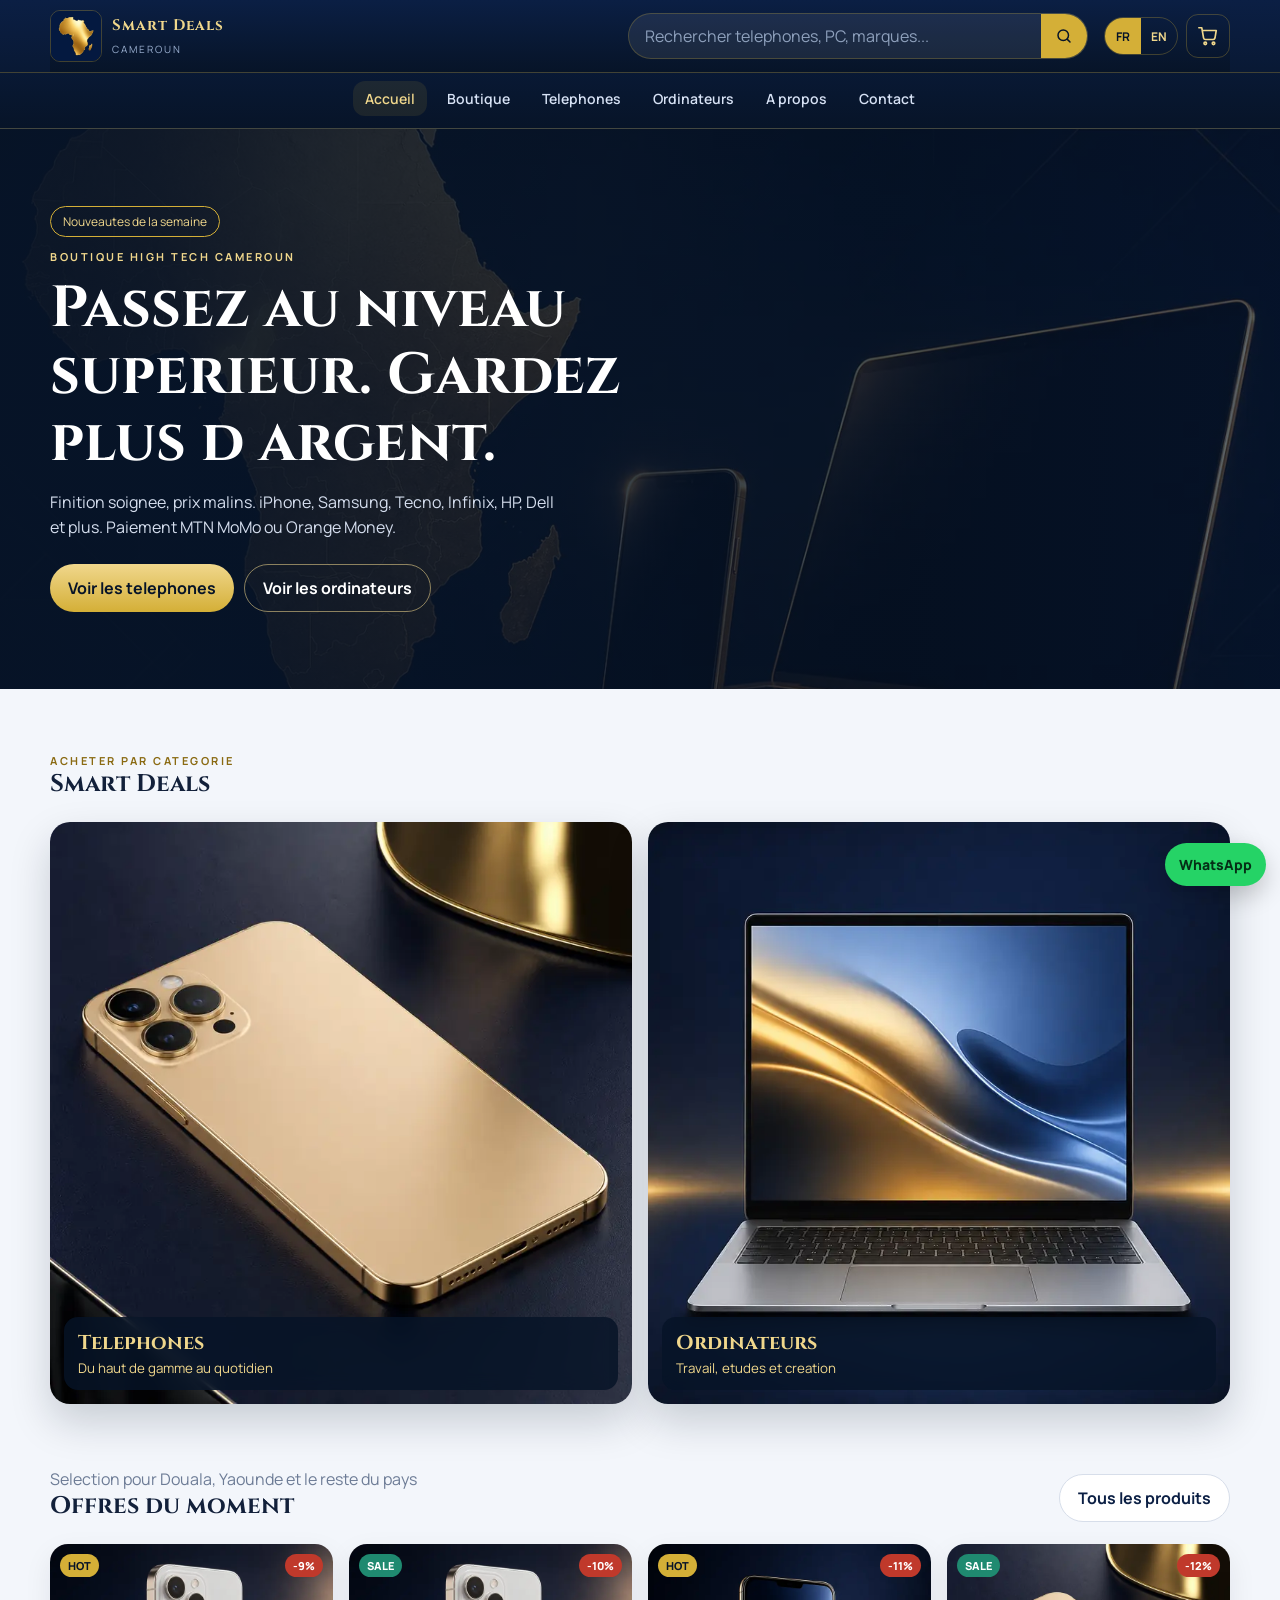
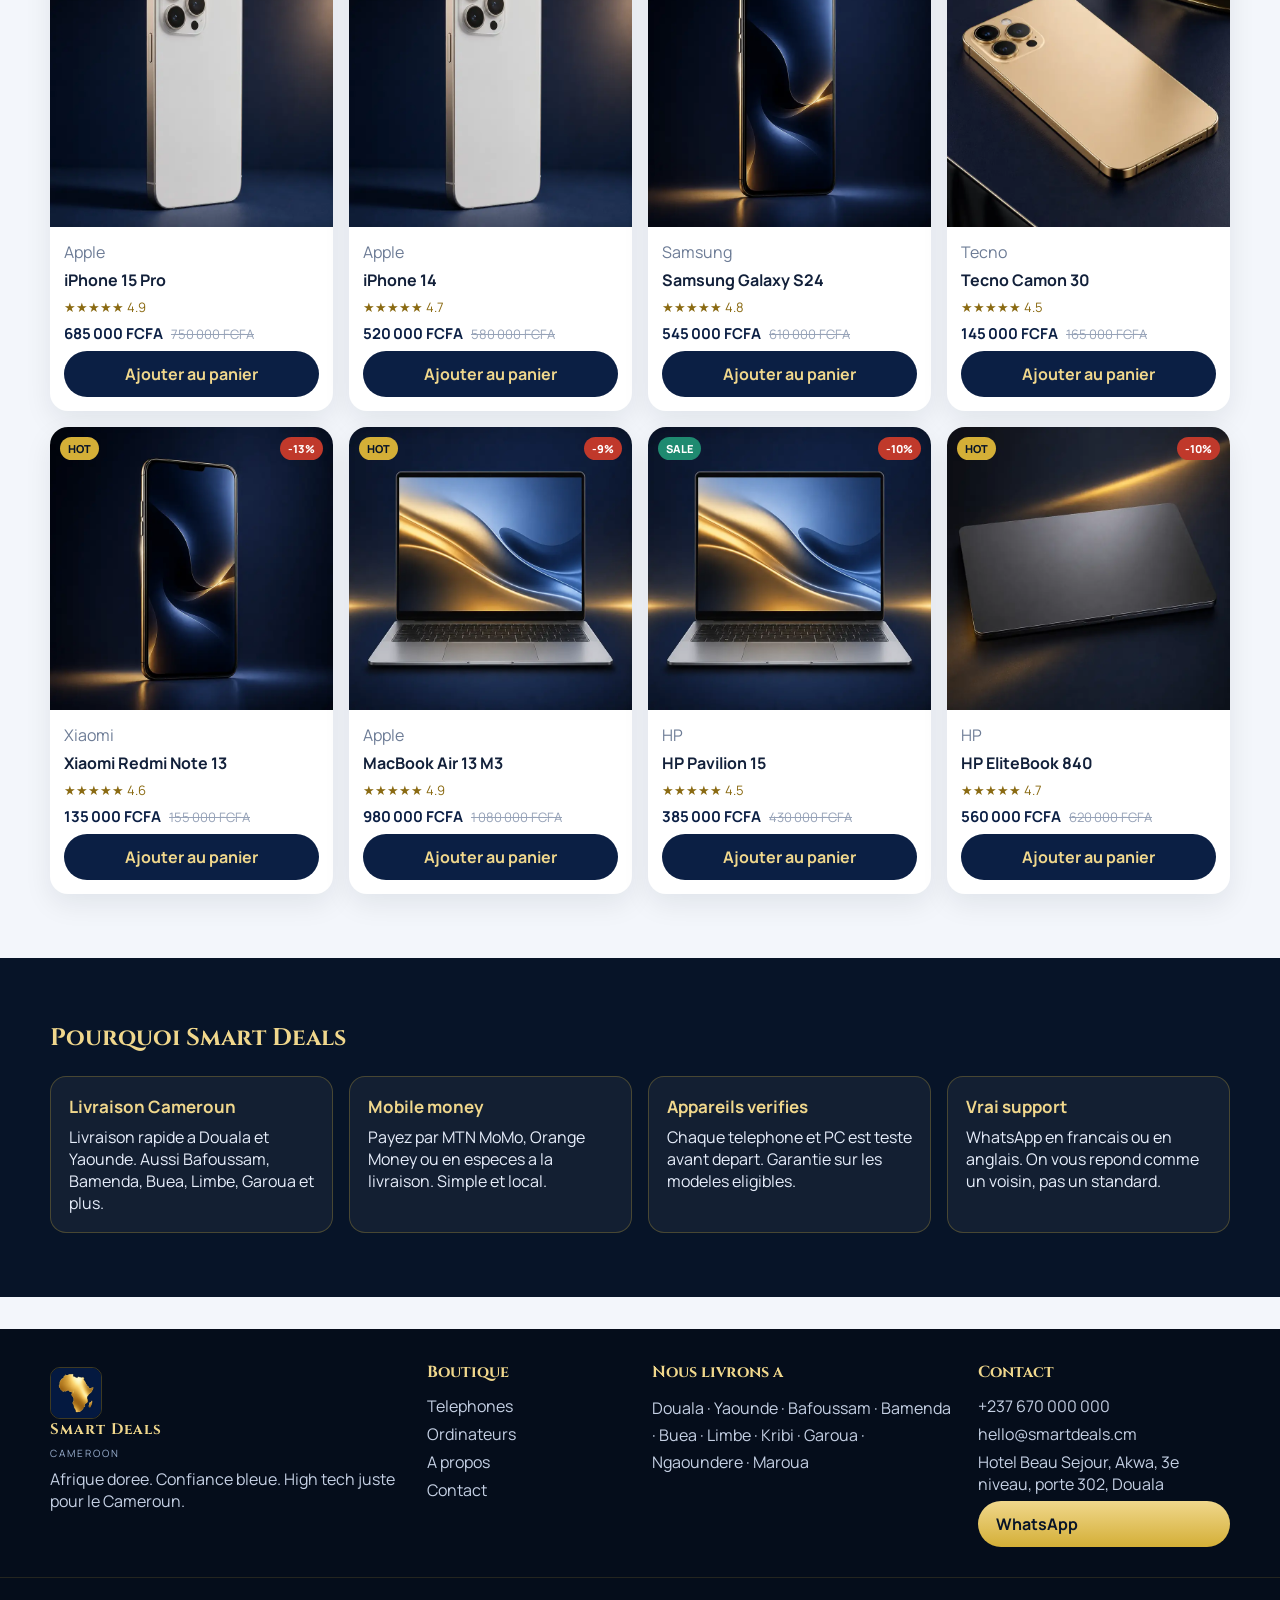
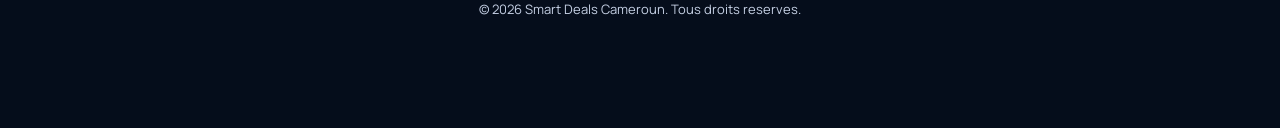
<file: index.html>
<!DOCTYPE html>
<html lang="fr">
<head>
  <meta charset="UTF-8">
  <meta name="viewport" content="width=device-width, initial-scale=1, viewport-fit=cover">
  <title>Smart Deals Cameroun | Telephones et ordinateurs</title>
  <meta name="description" content="Achetez telephones et ordinateurs au Cameroun. Prix justes, MTN MoMo et Orange Money, livraison a Douala, Yaounde et partout.">
  <link rel="icon" href="assets/images/favicon.png">
  <link rel="preconnect" href="https://fonts.googleapis.com">
  <link rel="preconnect" href="https://fonts.gstatic.com" crossorigin>
  <link rel="stylesheet" href="https://fonts.googleapis.com/css2?family=Cinzel:wght@700&family=Manrope:wght@400;600;700&display=swap">
  <link rel="stylesheet" href="assets/css/style.css">
  <link rel="preload" as="image" href="assets/images/hero-banner.webp">
</head>
<body>
  <div id="site-header"></div>

  <section class="hero">
    <img class="hero-bg" src="assets/images/hero-banner.webp" alt="" fetchpriority="high" decoding="async" width="1600" height="900">
    <div class="hero-inner">
      <span class="chip" data-i18n="heroBadge">Nouveautes de la semaine</span>
      <p class="kicker" data-i18n="heroKicker">Boutique high tech Cameroun</p>
      <h1 data-i18n="heroTitle">Passez au niveau superieur. Gardez plus d argent.</h1>
      <p class="lead" data-i18n="heroText">Finition soignee, prix malins. iPhone, Samsung, Tecno, Infinix, HP, Dell et plus. Paiement MTN MoMo ou Orange Money.</p>
      <div class="hero-actions">
        <a class="btn btn-gold" href="shop.html?cat=phones" data-i18n="shopPhones">Voir les telephones</a>
        <a class="btn btn-ghost" href="shop.html?cat=laptops" data-i18n="shopLaptops">Voir les ordinateurs</a>
      </div>
    </div>
  </section>

  <section class="section">
    <div class="container">
      <div class="section-head">
        <div>
          <p class="kicker" style="color:#8a6a12" data-i18n="catsTitle">Acheter par categorie</p>
          <h2>Smart Deals</h2>
        </div>
      </div>
      <div class="grid grid-2">
        <a class="cat-card" href="shop.html?cat=phones">
          <img src="assets/images/phone-gold.webp" alt="Telephones" width="640" height="640" loading="lazy" decoding="async">
          <span><strong data-i18n="phones">Telephones</strong><small data-i18n="phonesSub">Du haut de gamme au quotidien</small></span>
        </a>
        <a class="cat-card" href="shop.html?cat=laptops">
          <img src="assets/images/laptop-premium.webp" alt="Ordinateurs" width="640" height="640" loading="lazy" decoding="async">
          <span><strong data-i18n="laptops">Ordinateurs</strong><small data-i18n="laptopsSub">Travail, etudes et creation</small></span>
        </a>
      </div>
    </div>
  </section>

  <section class="section" style="padding-top:0">
    <div class="container">
      <div class="section-head">
        <div>
          <p class="muted" data-i18n="featuredSub">Selection pour Douala, Yaounde et le reste du pays</p>
          <h2 data-i18n="featured">Offres du moment</h2>
        </div>
        <a class="btn btn-outline" href="shop.html" data-i18n="allProducts">Tous les produits</a>
      </div>
      <div id="featured-grid" class="grid grid-4"></div>
    </div>
  </section>

  <section class="section why">
    <div class="container">
      <div class="section-head">
        <h2 data-i18n="why">Pourquoi Smart Deals</h2>
      </div>
      <div class="grid grid-4">
        <article class="why-card">
          <h3 data-i18n="why1">Livraison Cameroun</h3>
          <p data-i18n="why1t">Livraison rapide a Douala et Yaounde. Aussi Bafoussam, Bamenda, Buea, Limbe, Garoua et plus.</p>
        </article>
        <article class="why-card">
          <h3 data-i18n="why2">Mobile money</h3>
          <p data-i18n="why2t">Payez par MTN MoMo, Orange Money ou en especes a la livraison. Simple et local.</p>
        </article>
        <article class="why-card">
          <h3 data-i18n="why3">Appareils verifies</h3>
          <p data-i18n="why3t">Chaque telephone et PC est teste avant depart. Garantie sur les modeles eligibles.</p>
        </article>
        <article class="why-card">
          <h3 data-i18n="why4">Vrai support</h3>
          <p data-i18n="why4t">WhatsApp en francais ou en anglais. On vous repond comme un voisin, pas un standard.</p>
        </article>
      </div>
    </div>
  </section>

  <div id="site-footer"></div>

  <script>window.SD_PAGE = "index.html";</script>
  <script src="assets/js/i18n.js"></script>
  <script src="assets/js/products.js"></script>
  <script src="assets/js/cart.js"></script>
  <script src="assets/js/main.js"></script>
  <script src="assets/js/pages.js"></script>
  <script>
    document.addEventListener("DOMContentLoaded", function () {
      document.querySelectorAll("[data-i18n]").forEach(function (node) {
        node.textContent = t(node.getAttribute("data-i18n"));
      });
    });
  </script>
</body>
</html>
</file>
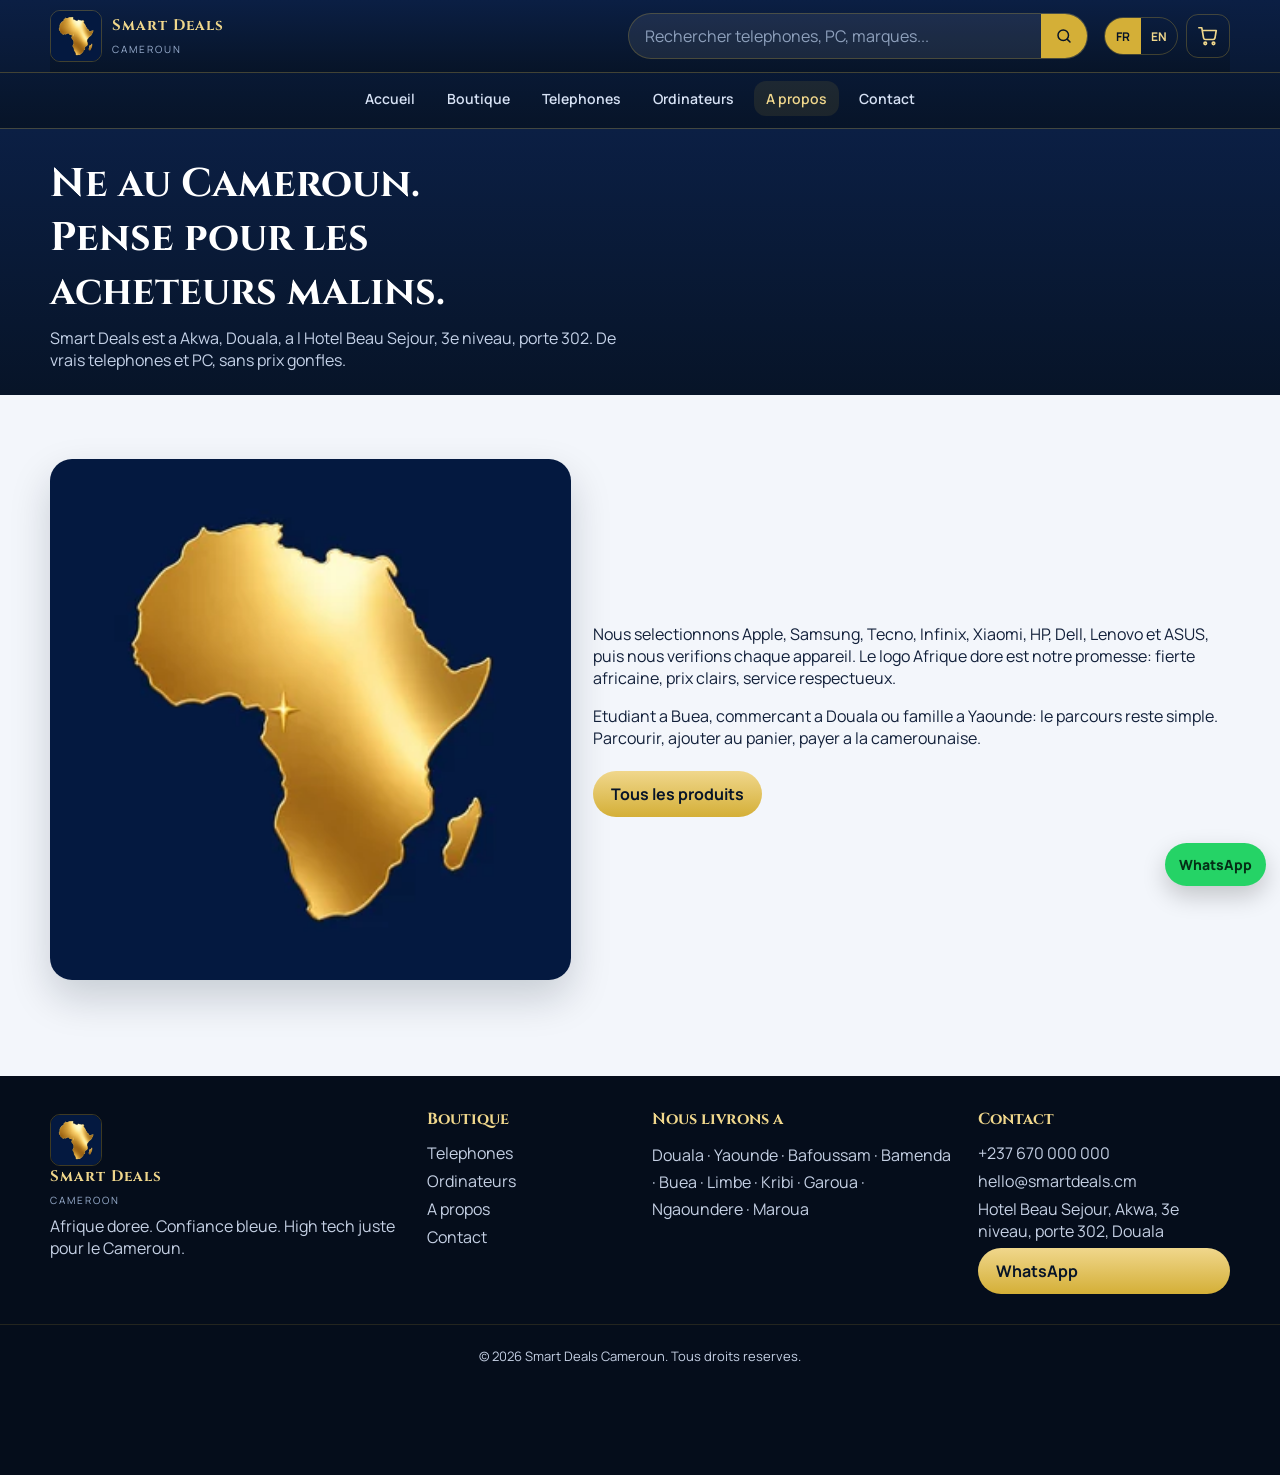
<file: about.html>
<!DOCTYPE html>
<html lang="fr">
<head>
  <meta charset="UTF-8">
  <meta name="viewport" content="width=device-width, initial-scale=1, viewport-fit=cover">
  <title>A propos | Smart Deals Cameroun</title>
  <link rel="icon" href="assets/images/favicon.png">
  <link rel="preconnect" href="https://fonts.googleapis.com">
  <link rel="preconnect" href="https://fonts.gstatic.com" crossorigin>
  <link rel="stylesheet" href="https://fonts.googleapis.com/css2?family=Cinzel:wght@700&family=Manrope:wght@400;600;700&display=swap">
  <link rel="stylesheet" href="assets/css/style.css">
</head>
<body>
  <div id="site-header"></div>

  <section class="page-hero">
    <div class="container">
      <h1 data-i18n="aboutTitle">Ne au Cameroun. Pense pour les acheteurs malins.</h1>
      <p data-i18n="aboutLead">Smart Deals est a Akwa, Douala, a l Hotel Beau Sejour, 3e niveau, porte 302. De vrais telephones et PC, sans prix gonfles.</p>
    </div>
  </section>

  <section class="section">
    <div class="container about-grid">
      <img src="assets/images/logo.webp" alt="Smart Deals golden Africa logo" width="420" height="420">
      <div class="about-copy">
        <p data-i18n="aboutP1">Nous selectionnons Apple, Samsung, Tecno, Infinix, Xiaomi, HP, Dell, Lenovo et ASUS, puis nous verifions chaque appareil. Le logo Afrique dore est notre promesse: fierte africaine, prix clairs, service respectueux.</p>
        <p data-i18n="aboutP2">Etudiant a Buea, commercant a Douala ou famille a Yaounde: le parcours reste simple. Parcourir, ajouter au panier, payer a la camerounaise.</p>
        <a class="btn btn-gold" href="shop.html" data-i18n="allProducts">Tous les produits</a>
      </div>
    </div>
  </section>

  <div id="site-footer"></div>

  <script>window.SD_PAGE = "about.html";</script>
  <script src="assets/js/i18n.js"></script>
  <script src="assets/js/products.js"></script>
  <script src="assets/js/cart.js"></script>
  <script src="assets/js/main.js"></script>
  <script src="assets/js/pages.js"></script>
  <script>
    document.addEventListener("DOMContentLoaded", function () {
      document.querySelectorAll("[data-i18n]").forEach(function (node) {
        node.textContent = t(node.getAttribute("data-i18n"));
      });
    });
  </script>
</body>
</html>
</file>
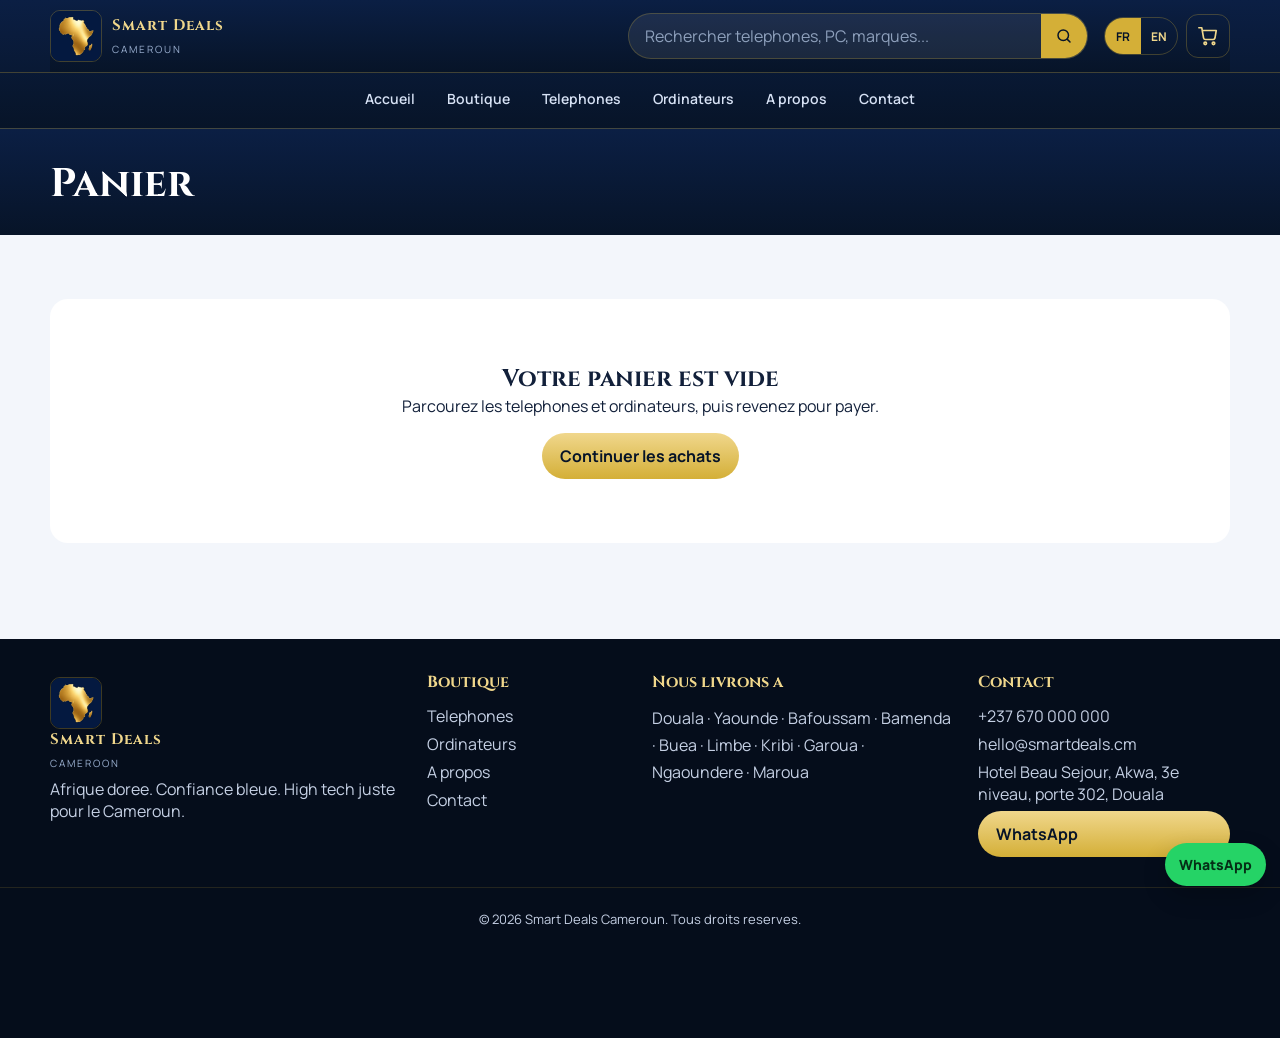
<file: cart.html>
<!DOCTYPE html>
<html lang="fr">
<head>
  <meta charset="UTF-8">
  <meta name="viewport" content="width=device-width, initial-scale=1, viewport-fit=cover">
  <title>Panier | Smart Deals Cameroun</title>
  <link rel="icon" href="assets/images/favicon.png">
  <link rel="preconnect" href="https://fonts.googleapis.com">
  <link rel="preconnect" href="https://fonts.gstatic.com" crossorigin>
  <link rel="stylesheet" href="https://fonts.googleapis.com/css2?family=Cinzel:wght@700&family=Manrope:wght@400;600;700&display=swap">
  <link rel="stylesheet" href="assets/css/style.css">
</head>
<body>
  <div id="site-header"></div>

  <section class="page-hero">
    <div class="container">
      <h1 data-i18n="cart">Panier</h1>
    </div>
  </section>

  <section class="section">
    <div class="container" id="cart-root"></div>
  </section>

  <div id="site-footer"></div>

  <script>window.SD_PAGE = "cart.html";</script>
  <script src="assets/js/i18n.js"></script>
  <script src="assets/js/products.js"></script>
  <script src="assets/js/cart.js"></script>
  <script src="assets/js/main.js"></script>
  <script src="assets/js/pages.js"></script>
  <script>
    document.addEventListener("DOMContentLoaded", function () {
      document.querySelectorAll("[data-i18n]").forEach(function (node) {
        node.textContent = t(node.getAttribute("data-i18n"));
      });
    });
  </script>
</body>
</html>
</file>
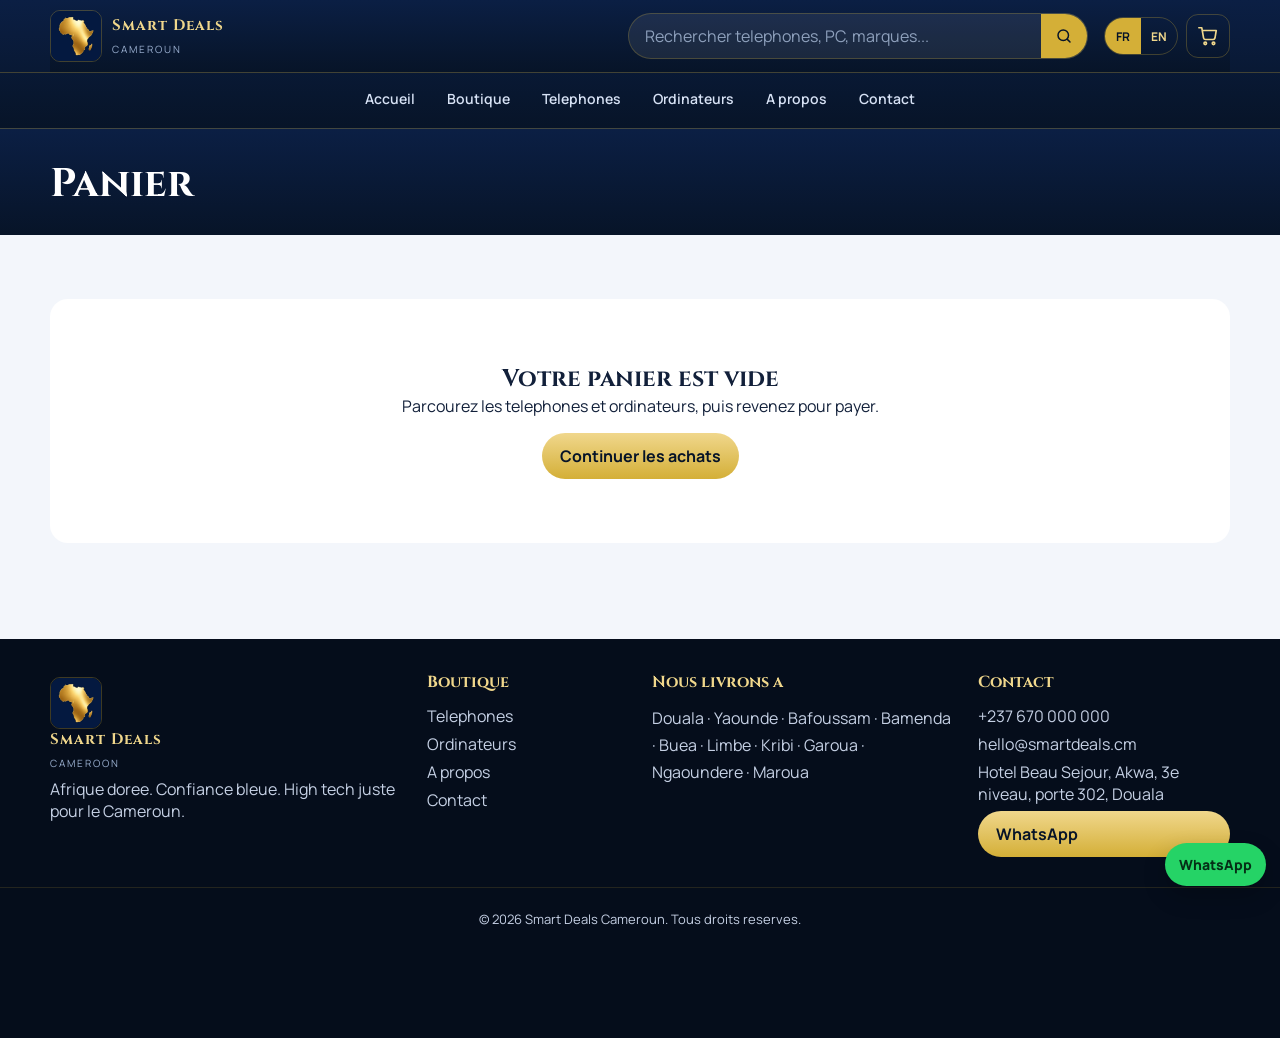
<file: checkout.html>
<!DOCTYPE html>
<html lang="fr">
<head>
  <meta charset="UTF-8">
  <meta name="viewport" content="width=device-width, initial-scale=1, viewport-fit=cover">
  <title>Commande | Smart Deals Cameroun</title>
  <link rel="icon" href="assets/images/favicon.png">
  <link rel="preconnect" href="https://fonts.googleapis.com">
  <link rel="preconnect" href="https://fonts.gstatic.com" crossorigin>
  <link rel="stylesheet" href="https://fonts.googleapis.com/css2?family=Cinzel:wght@700&family=Manrope:wght@400;600;700&display=swap">
  <link rel="stylesheet" href="assets/css/style.css">
</head>
<body>
  <div id="site-header"></div>

  <section class="page-hero">
    <div class="container">
      <h1 data-i18n="checkoutTitle">Commande</h1>
      <p data-i18n="checkoutSub">Livraison dans tout le Cameroun. Choisissez votre ville pour les frais.</p>
    </div>
  </section>

  <section class="section">
    <div class="container checkout-grid">
      <form class="form-card" id="checkout-form">
        <div class="field">
          <label for="fullName" data-i18n="fullName">Nom complet</label>
          <input id="fullName" name="fullName" required placeholder="Jean Mbarga">
        </div>
        <div class="field">
          <label for="phone" data-i18n="phone">Numero de telephone</label>
          <input id="phone" name="phone" required placeholder="+237 6XX XXX XXX">
        </div>
        <div class="field">
          <label for="city" data-i18n="city">Ville</label>
          <select id="city" name="city" required></select>
        </div>
        <div class="field">
          <label for="quarter" data-i18n="quarter">Quartier</label>
          <input id="quarter" name="quarter" required placeholder="Akwa, Bastos, Molyko...">
        </div>
        <div class="field">
          <label for="notes" data-i18n="notes">Notes de livraison</label>
          <textarea id="notes" name="notes" rows="3"></textarea>
        </div>
        <fieldset class="field">
          <legend data-i18n="payment">Moyen de paiement</legend>
          <div class="pay-options">
            <label><input type="radio" name="pay" value="momo" checked> <span data-i18n="momo">MTN Mobile Money</span></label>
            <label><input type="radio" name="pay" value="orange"> <span data-i18n="orange">Orange Money</span></label>
            <label><input type="radio" name="pay" value="cod"> <span data-i18n="cod">Paiement a la livraison</span></label>
          </div>
        </fieldset>
        <button class="btn btn-gold" type="submit" data-i18n="placeOrder">Valider la commande</button>
      </form>

      <aside class="summary" id="checkout-summary">
        <h3 data-i18n="total">Total</h3>
        <p><span data-i18n="subtotal">Sous total</span><strong id="co-sub"></strong></p>
        <p><span data-i18n="delivery">Livraison</span><strong id="co-fee"></strong></p>
        <p><span data-i18n="total">Total</span><strong id="co-total"></strong></p>
      </aside>
    </div>

    <div class="success" id="order-success" hidden>
      <img src="assets/images/logo.webp" alt="Smart Deals" width="88" height="88">
      <h2 data-i18n="orderOk">Commande recue</h2>
      <p data-i18n="orderOkT">Merci. Un agent Smart Deals confirmera par WhatsApp ou appel. Gardez votre telephone proche.</p>
      <a class="btn btn-gold" href="index.html" data-i18n="backHome">Retour accueil</a>
    </div>
  </section>

  <div id="site-footer"></div>

  <script>window.SD_PAGE = "checkout.html";</script>
  <script src="assets/js/i18n.js"></script>
  <script src="assets/js/products.js"></script>
  <script src="assets/js/cart.js"></script>
  <script src="assets/js/main.js"></script>
  <script src="assets/js/pages.js"></script>
  <script>
    document.addEventListener("DOMContentLoaded", function () {
      document.querySelectorAll("[data-i18n]").forEach(function (node) {
        node.textContent = t(node.getAttribute("data-i18n"));
      });
    });
  </script>
</body>
</html>
</file>
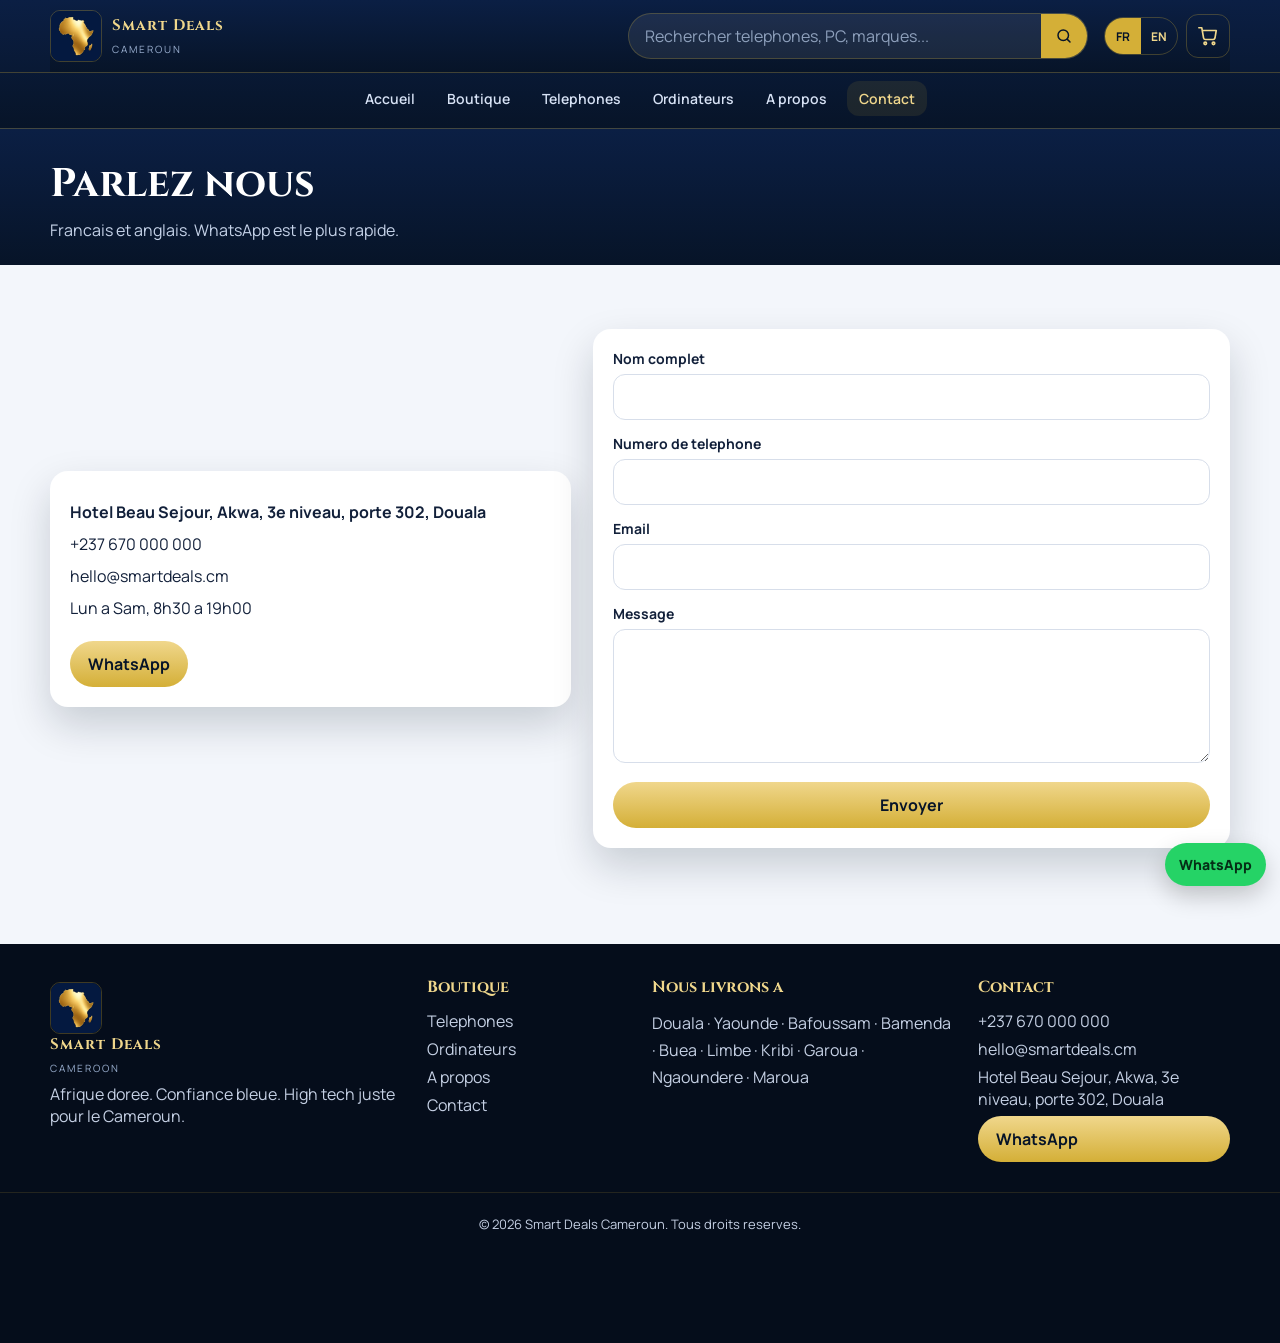
<file: contact.html>
<!DOCTYPE html>
<html lang="fr">
<head>
  <meta charset="UTF-8">
  <meta name="viewport" content="width=device-width, initial-scale=1, viewport-fit=cover">
  <title>Contact | Smart Deals Cameroun</title>
  <link rel="icon" href="assets/images/favicon.png">
  <link rel="preconnect" href="https://fonts.googleapis.com">
  <link rel="preconnect" href="https://fonts.gstatic.com" crossorigin>
  <link rel="stylesheet" href="https://fonts.googleapis.com/css2?family=Cinzel:wght@700&family=Manrope:wght@400;600;700&display=swap">
  <link rel="stylesheet" href="assets/css/style.css">
</head>
<body>
  <div id="site-header"></div>

  <section class="page-hero">
    <div class="container">
      <h1 data-i18n="contactTitle">Parlez nous</h1>
      <p data-i18n="contactSub">Francais et anglais. WhatsApp est le plus rapide.</p>
    </div>
  </section>

  <section class="section">
    <div class="container contact-wrap">
      <div class="contact-card info-list">
        <p><strong data-i18n="address">Hotel Beau Sejour, Akwa, 3e niveau, porte 302, Douala</strong></p>
        <p>+237 670 000 000</p>
        <p>hello@smartdeals.cm</p>
        <p data-i18n="hours">Lun a Sam, 8h30 a 19h00</p>
        <a class="btn btn-gold" href="https://wa.me/237670000000" target="_blank" rel="noopener" data-i18n="whatsapp">WhatsApp</a>
      </div>
      <form class="form-card" id="contact-form">
        <div class="field">
          <label for="c-name" data-i18n="fullName">Nom complet</label>
          <input id="c-name" required>
        </div>
        <div class="field">
          <label for="c-phone" data-i18n="phone">Numero de telephone</label>
          <input id="c-phone" required>
        </div>
        <div class="field">
          <label for="c-email" data-i18n="email">Email</label>
          <input id="c-email" type="email">
        </div>
        <div class="field">
          <label for="c-msg" data-i18n="message">Message</label>
          <textarea id="c-msg" rows="5" required></textarea>
        </div>
          <button class="btn btn-gold" type="submit" data-i18n="send">Envoyer</button>
      </form>
    </div>
  </section>

  <div id="site-footer"></div>

  <script>window.SD_PAGE = "contact.html";</script>
  <script src="assets/js/i18n.js"></script>
  <script src="assets/js/products.js"></script>
  <script src="assets/js/cart.js"></script>
  <script src="assets/js/main.js"></script>
  <script src="assets/js/pages.js"></script>
  <script>
    document.addEventListener("DOMContentLoaded", function () {
      document.querySelectorAll("[data-i18n]").forEach(function (node) {
        node.textContent = t(node.getAttribute("data-i18n"));
      });
    });
  </script>
</body>
</html>
</file>
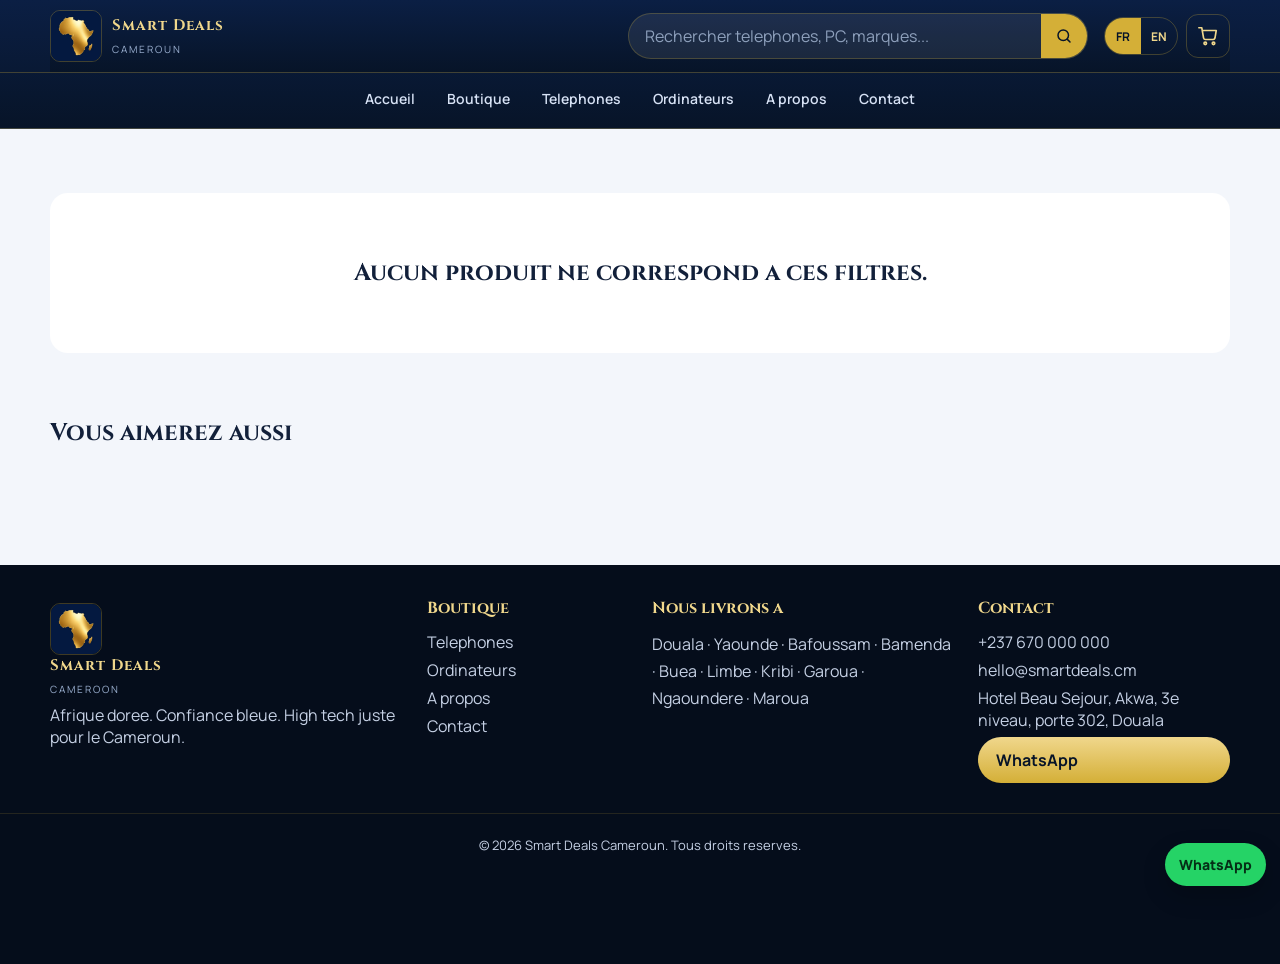
<file: product.html>
<!DOCTYPE html>
<html lang="fr">
<head>
  <meta charset="UTF-8">
  <meta name="viewport" content="width=device-width, initial-scale=1, viewport-fit=cover">
  <title>Produit | Smart Deals Cameroun</title>
  <link rel="icon" href="assets/images/favicon.png">
  <link rel="preconnect" href="https://fonts.googleapis.com">
  <link rel="preconnect" href="https://fonts.gstatic.com" crossorigin>
  <link rel="stylesheet" href="https://fonts.googleapis.com/css2?family=Cinzel:wght@700&family=Manrope:wght@400;600;700&display=swap">
  <link rel="stylesheet" href="assets/css/style.css">
</head>
<body>
  <div id="site-header"></div>

  <section class="section">
    <div class="container" id="product-root"></div>
  </section>

  <section class="section" style="padding-top:0">
    <div class="container">
      <h2 data-i18n="related">Vous aimerez aussi</h2>
      <div id="related-grid" class="grid grid-4" style="margin-top:20px"></div>
    </div>
  </section>

  <div id="site-footer"></div>

  <script>window.SD_PAGE = "product.html";</script>
  <script src="assets/js/i18n.js"></script>
  <script src="assets/js/products.js"></script>
  <script src="assets/js/cart.js"></script>
  <script src="assets/js/main.js"></script>
  <script src="assets/js/pages.js"></script>
  <script>
    document.addEventListener("DOMContentLoaded", function () {
      document.querySelectorAll("[data-i18n]").forEach(function (node) {
        node.textContent = t(node.getAttribute("data-i18n"));
      });
    });
  </script>
</body>
</html>
</file>
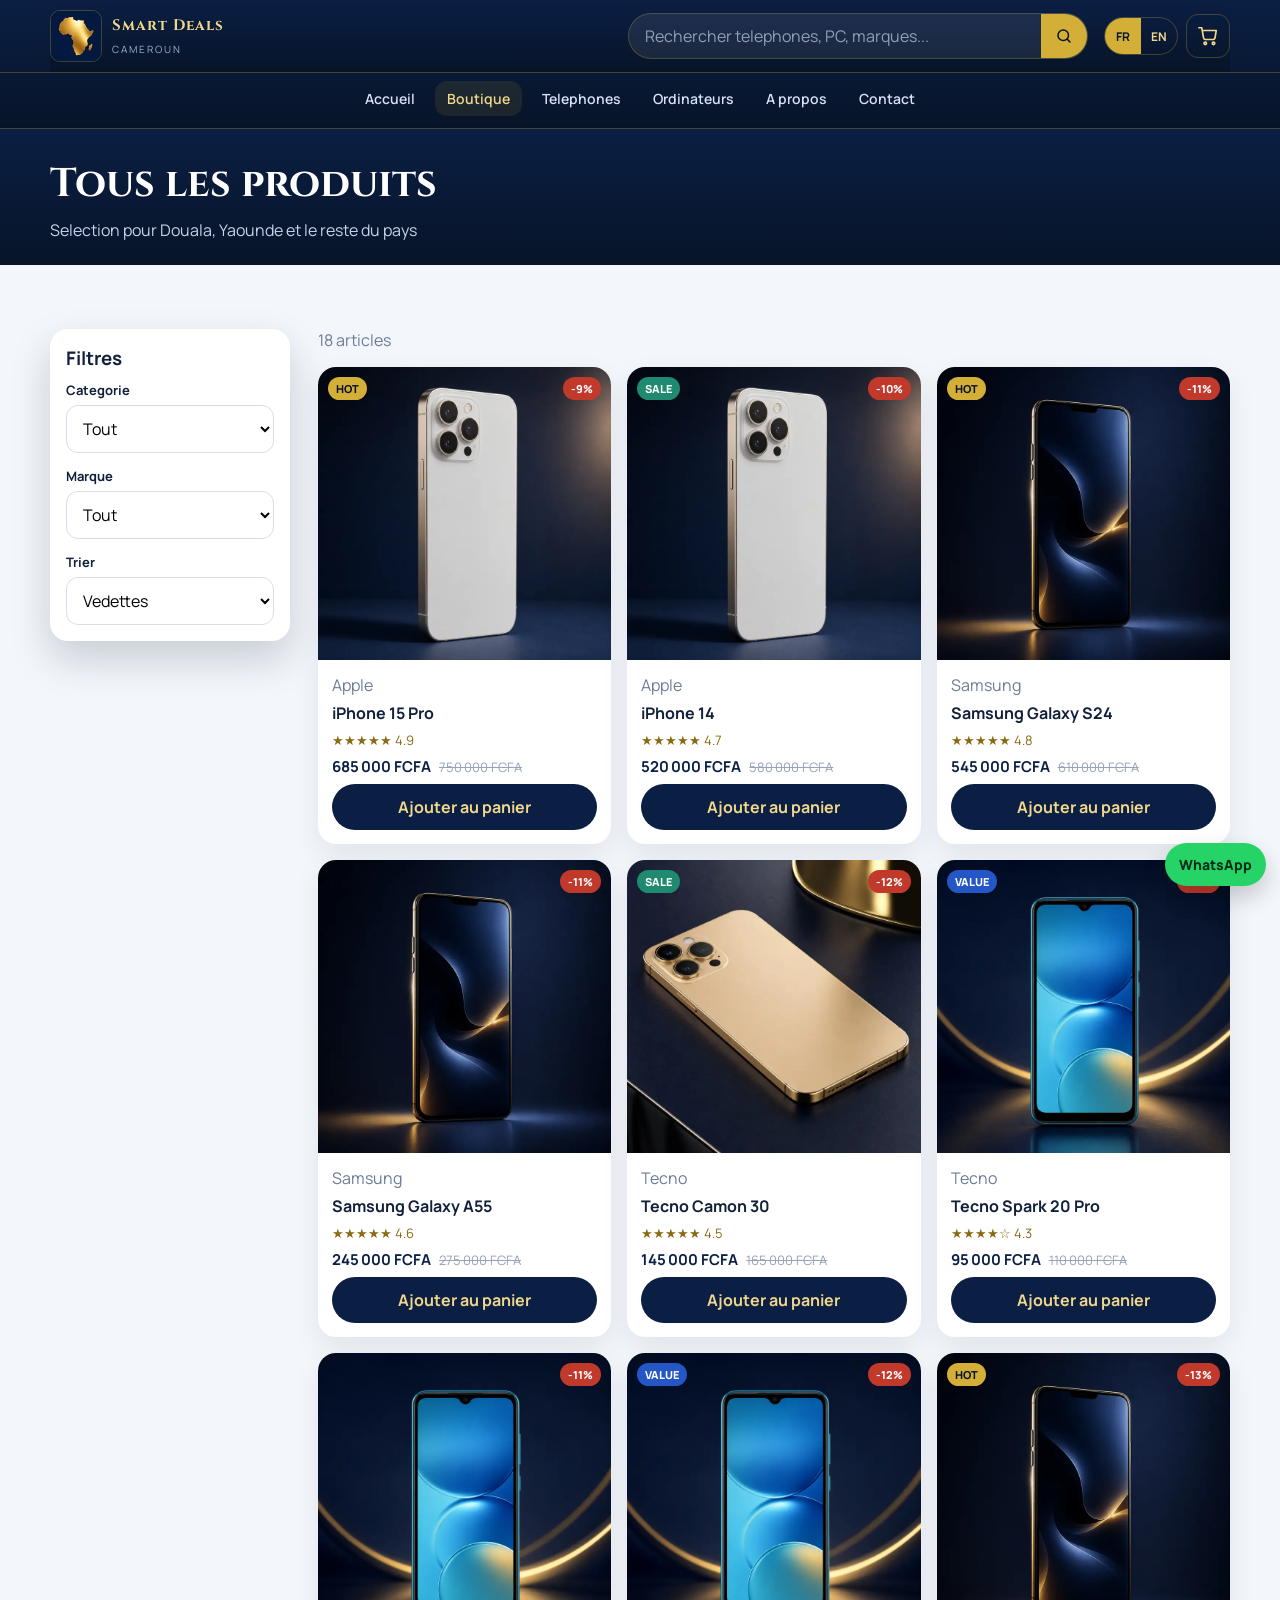
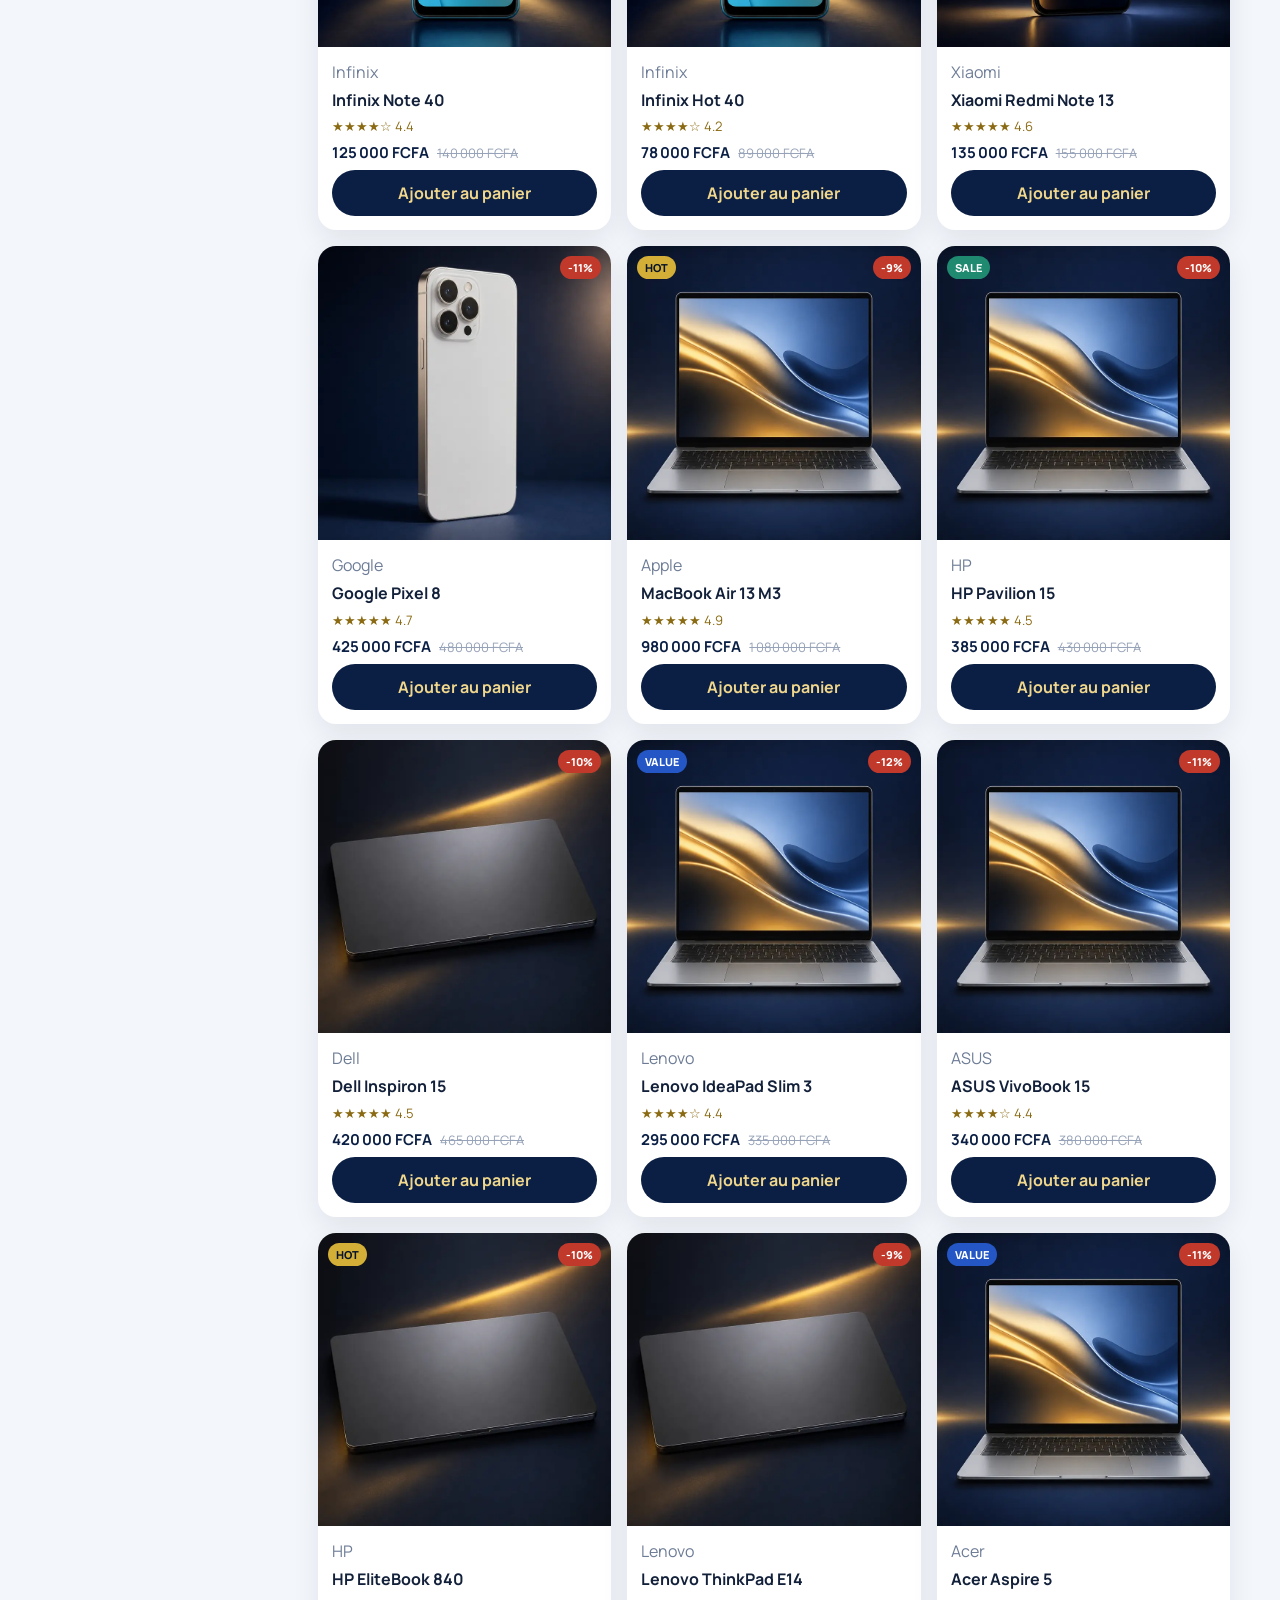
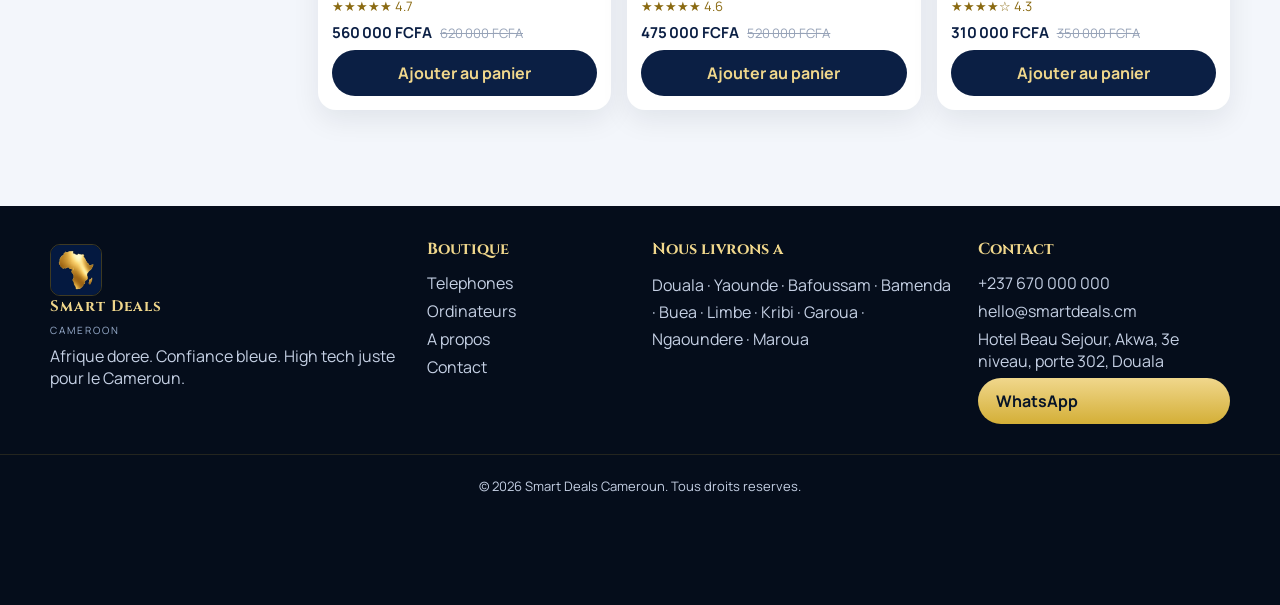
<file: shop.html>
<!DOCTYPE html>
<html lang="fr">
<head>
  <meta charset="UTF-8">
  <meta name="viewport" content="width=device-width, initial-scale=1, viewport-fit=cover">
  <title>Boutique | Smart Deals Cameroun</title>
  <link rel="icon" href="assets/images/favicon.png">
  <link rel="preconnect" href="https://fonts.googleapis.com">
  <link rel="preconnect" href="https://fonts.gstatic.com" crossorigin>
  <link rel="stylesheet" href="https://fonts.googleapis.com/css2?family=Cinzel:wght@700&family=Manrope:wght@400;600;700&display=swap">
  <link rel="stylesheet" href="assets/css/style.css">
</head>
<body>
  <div id="site-header"></div>

  <section class="page-hero">
    <div class="container">
      <h1 data-i18n="allProducts">Tous les produits</h1>
      <p data-i18n="featuredSub">Selection pour Douala, Yaounde et le reste du pays</p>
    </div>
  </section>

  <section class="section">
    <div class="container layout">
      <aside class="filters">
        <h3 data-i18n="filters">Filtres</h3>
        <div class="filter-grid">
          <div class="filter-field">
            <label for="cat-filter" data-i18n="category">Categorie</label>
            <select id="cat-filter">
              <option value="all">Tout</option>
              <option value="phones">Telephones</option>
              <option value="laptops">Ordinateurs</option>
            </select>
          </div>
          <div class="filter-field">
            <label for="brand-filter" data-i18n="brand">Marque</label>
            <select id="brand-filter">
              <option value="all">Tout</option>
            </select>
          </div>
          <div class="filter-field">
            <label for="sort-filter" data-i18n="sort">Trier</label>
            <select id="sort-filter">
              <option value="featured" data-i18n="sortFeatured">Vedettes</option>
              <option value="low" data-i18n="sortLow">Prix: croissant</option>
              <option value="high" data-i18n="sortHigh">Prix: decroissant</option>
            </select>
          </div>
        </div>
      </aside>
      <div>
        <p class="muted" id="result-count"></p>
        <div id="shop-grid" class="grid grid-3" style="margin-top:16px"></div>
      </div>
    </div>
  </section>

  <div id="site-footer"></div>

  <script>window.SD_PAGE = "shop.html";</script>
  <script src="assets/js/i18n.js"></script>
  <script src="assets/js/products.js"></script>
  <script src="assets/js/cart.js"></script>
  <script src="assets/js/main.js"></script>
  <script src="assets/js/pages.js"></script>
  <script>
    document.addEventListener("DOMContentLoaded", function () {
      document.querySelectorAll("[data-i18n]").forEach(function (node) {
        node.textContent = t(node.getAttribute("data-i18n"));
      });
    });
  </script>
</body>
</html>
</file>
<file: assets/css/style.css>
:root {
  --navy: #071428;
  --navy-2: #0b1f44;
  --navy-3: #14305f;
  --gold: #d4af37;
  --gold-2: #f0d78c;
  --gold-3: #8a6a12;
  --cream: #f6f1e4;
  --ink: #12203a;
  --muted: #6d7c96;
  --line: rgba(212, 175, 55, 0.28);
  --white: #ffffff;
  --shadow: 0 18px 40px rgba(7, 20, 40, 0.18);
  --radius: 18px;
  --header-h: 72px;
}

* {
  box-sizing: border-box;
  margin: 0;
  padding: 0;
}

html {
  scroll-behavior: smooth;
}

body {
  font-family: Manrope, sans-serif;
  color: var(--ink);
  background: #f3f6fb;
  min-height: 100vh;
  overflow-x: hidden;
  padding-bottom: env(safe-area-inset-bottom);
}

body.menu-open {
  overflow: hidden;
}

img {
  max-width: 100%;
  height: auto;
  display: block;
}

a {
  color: inherit;
  text-decoration: none;
}

button,
input,
select,
textarea {
  font: inherit;
}

button,
a,
input,
select,
textarea {
  -webkit-tap-highlight-color: transparent;
}

.container {
  width: min(1180px, calc(100% - 24px));
  margin: 0 auto;
}

.header {
  position: sticky;
  top: 0;
  z-index: 40;
  background: linear-gradient(180deg, #0b1f44 0%, #071428 100%);
  border-bottom: 1px solid var(--line);
  padding-top: env(safe-area-inset-top);
}

.header-bar {
  display: flex;
  align-items: center;
  gap: 10px;
  padding: 10px 0;
  position: relative;
  z-index: 60;
  background: linear-gradient(180deg, #0b1f44 0%, #071428 100%);
}

.header-bar .brand {
  margin-right: auto;
}

.lang-switch {
  display: flex;
  border: 1px solid var(--line);
  border-radius: 999px;
  overflow: hidden;
  flex-shrink: 0;
}

.lang-btn {
  background: transparent;
  border: 0;
  color: var(--gold-2);
  padding: 6px 10px;
  min-height: 36px;
  min-width: 36px;
  cursor: pointer;
  font-size: 12px;
  font-weight: 700;
}

.lang-btn.active,
.lang-btn:hover {
  background: var(--gold);
  color: var(--navy);
}

.brand {
  display: flex;
  align-items: center;
  gap: 10px;
  color: var(--gold-2);
  min-width: 0;
}

.brand img {
  width: 44px;
  height: 44px;
  border-radius: 10px;
  object-fit: cover;
  border: 1px solid var(--line);
  flex-shrink: 0;
}

.brand strong {
  font-family: Cinzel, serif;
  letter-spacing: 1px;
  display: block;
  font-size: 14px;
  white-space: nowrap;
}

.brand small {
  color: #9bb0d0;
  font-size: 10px;
  letter-spacing: 2px;
  text-transform: uppercase;
}

.search {
  display: flex;
  background: rgba(255, 255, 255, 0.08);
  border: 1px solid rgba(212, 175, 55, 0.25);
  border-radius: 999px;
  overflow: hidden;
  min-width: 0;
}

.search input {
  flex: 1;
  min-width: 0;
  background: transparent;
  border: 0;
  color: #fff;
  padding: 11px 16px;
  outline: none;
}

.search input::placeholder {
  color: #8ea0bc;
}

.search button {
  background: var(--gold);
  border: 0;
  width: 46px;
  min-height: 44px;
  cursor: pointer;
  color: var(--navy);
  display: grid;
  place-items: center;
  flex-shrink: 0;
}

.search-bar {
  display: none;
}

.header-actions {
  display: flex;
  align-items: center;
  gap: 8px;
}

.cart-link {
  position: relative;
  color: var(--gold-2);
  width: 44px;
  height: 44px;
  display: grid;
  place-items: center;
  border: 1px solid var(--line);
  border-radius: 12px;
}

.cart-link svg {
  width: 22px;
  height: 22px;
}

.cart-link span[data-cart-count] {
  position: absolute;
  top: -6px;
  right: -6px;
  background: var(--gold);
  color: var(--navy);
  border-radius: 99px;
  font-size: 11px;
  font-weight: 800;
  min-width: 18px;
  height: 18px;
  display: grid;
  place-items: center;
}

.cart-link span[data-cart-count][hidden] {
  display: none;
}

.menu-btn {
  width: 44px;
  height: 44px;
  border-radius: 12px;
  border: 1px solid var(--line);
  background: transparent;
  color: var(--gold-2);
  cursor: pointer;
  display: grid;
  place-items: center;
  gap: 5px;
}

.menu-btn span,
.menu-btn span::before,
.menu-btn span::after {
  display: block;
  width: 18px;
  height: 2px;
  background: var(--gold-2);
  border-radius: 2px;
  position: relative;
  transition: 0.2s;
}

.menu-btn span::before,
.menu-btn span::after {
  content: "";
  position: absolute;
  left: 0;
}

.menu-btn span::before {
  top: -6px;
}

.menu-btn span::after {
  top: 6px;
}

body.menu-open .menu-btn span {
  background: transparent;
}

body.menu-open .menu-btn span::before {
  top: 0;
  transform: rotate(45deg);
}

body.menu-open .menu-btn span::after {
  top: 0;
  transform: rotate(-45deg);
}

.nav-backdrop {
  display: none;
  position: fixed;
  inset: 0;
  background: rgba(5, 13, 27, 0.55);
  z-index: 45;
  border: 0;
  cursor: pointer;
}

body.menu-open .nav-backdrop {
  display: block;
}

.nav {
  position: fixed;
  top: 0;
  right: 0;
  bottom: 0;
  width: min(300px, 82vw);
  background: #0b1f44;
  z-index: 50;
  transform: translateX(110%);
  transition: transform 0.28s ease;
  padding: calc(18px + env(safe-area-inset-top)) 18px 24px;
  overflow-y: auto;
  box-shadow: -16px 0 40px rgba(0, 0, 0, 0.25);
}

.nav.open {
  transform: translateX(0);
}

.nav-panel {
  display: flex;
  flex-direction: column;
  gap: 6px;
  padding-top: 72px;
}

.nav-close {
  align-self: flex-end;
  background: transparent;
  border: 1px solid var(--line);
  color: var(--gold-2);
  border-radius: 999px;
  padding: 8px 14px;
  cursor: pointer;
  margin-bottom: 8px;
}

.search-drawer {
  margin-bottom: 14px;
}

.nav a {
  color: #d7e2f5;
  font-size: 16px;
  font-weight: 600;
  padding: 12px 10px;
  border-radius: 12px;
}

.nav a:hover,
.nav a.active {
  color: var(--gold-2);
  background: rgba(212, 175, 55, 0.1);
}

.hero {
  position: relative;
  min-height: 520px;
  display: grid;
  align-items: center;
  color: #fff;
  overflow: hidden;
  background: #071428;
}

.hero img.hero-bg {
  position: absolute;
  inset: 0;
  width: 100%;
  height: 100%;
  object-fit: cover;
  opacity: 0.5;
}

.hero::after {
  content: "";
  position: absolute;
  inset: 0;
  background: linear-gradient(180deg, rgba(7, 20, 40, 0.72) 0%, rgba(7, 20, 40, 0.88) 100%);
}

.hero-inner {
  position: relative;
  z-index: 1;
  width: min(1180px, calc(100% - 24px));
  margin: 0 auto;
  padding: 48px 0 56px;
}

.kicker {
  color: var(--gold-2);
  letter-spacing: 2.5px;
  text-transform: uppercase;
  font-size: 11px;
  font-weight: 700;
}

.hero h1 {
  font-family: Cinzel, serif;
  font-size: clamp(28px, 8vw, 58px);
  line-height: 1.15;
  max-width: 16ch;
  margin: 12px 0 14px;
}

.hero p.lead {
  max-width: 52ch;
  color: #d5deee;
  font-size: 16px;
  line-height: 1.55;
  margin-bottom: 24px;
}

.hero-actions {
  display: flex;
  gap: 10px;
  flex-wrap: wrap;
}

.hero-actions .btn {
  width: 100%;
}

.chip {
  display: inline-block;
  border: 1px solid var(--gold);
  color: var(--gold-2);
  border-radius: 999px;
  padding: 6px 12px;
  font-size: 12px;
  margin-bottom: 12px;
}

.btn {
  display: inline-flex;
  align-items: center;
  justify-content: center;
  gap: 8px;
  border: 0;
  border-radius: 999px;
  padding: 12px 18px;
  min-height: 44px;
  font-weight: 700;
  cursor: pointer;
  transition: 0.2s transform, 0.2s filter;
}

.btn:hover {
  filter: brightness(1.05);
}

.btn-gold {
  background: linear-gradient(180deg, #f0d78c, #d4af37);
  color: var(--navy);
}

.btn-ghost {
  background: transparent;
  color: #fff;
  border: 1px solid rgba(240, 215, 140, 0.55);
}

.btn-navy {
  background: var(--navy-2);
  color: var(--gold-2);
}

.card .btn-navy {
  width: 100%;
  margin-top: auto;
}

.btn-outline {
  background: #fff;
  color: var(--navy-2);
  border: 1px solid #d7deea;
}

.section {
  padding: 48px 0;
}

.section-head {
  display: flex;
  justify-content: space-between;
  align-items: flex-end;
  gap: 14px;
  margin-bottom: 22px;
}

.section h2,
.page-hero h1,
.product-info h1 {
  font-family: Cinzel, serif;
}

.muted {
  color: var(--muted);
}

.grid {
  display: grid;
  gap: 16px;
}

.grid-2,
.grid-3,
.grid-4 {
  grid-template-columns: 1fr;
}

.cat-card {
  position: relative;
  border-radius: 20px;
  overflow: hidden;
  min-height: 200px;
  box-shadow: var(--shadow);
}

.cat-card img {
  width: 100%;
  height: 100%;
  min-height: 200px;
  object-fit: cover;
  transition: transform 0.4s;
}

.cat-card span {
  position: absolute;
  inset: auto 14px 14px 14px;
  background: rgba(7, 20, 40, 0.82);
  color: var(--gold-2);
  padding: 12px 14px;
  border-radius: 14px;
  backdrop-filter: blur(8px);
}

.cat-card strong {
  display: block;
  font-family: Cinzel, serif;
  font-size: 20px;
}

.card {
  background: #fff;
  border-radius: var(--radius);
  overflow: hidden;
  box-shadow: 0 10px 28px rgba(7, 20, 40, 0.08);
  display: flex;
  flex-direction: column;
  min-width: 0;
  transition: transform 0.2s ease, box-shadow 0.2s ease;
}

.card-media {
  position: relative;
  background: #0b1f44;
  aspect-ratio: 1;
  overflow: hidden;
}

.card-media img {
  width: 100%;
  height: 100%;
  object-fit: cover;
  transition: transform 0.35s;
}

.badge,
.off {
  position: absolute;
  top: 10px;
  left: 10px;
  font-size: 11px;
  font-weight: 800;
  text-transform: uppercase;
  padding: 4px 8px;
  border-radius: 999px;
  z-index: 1;
}

.off {
  left: auto;
  right: 10px;
  background: #c0392b;
  color: #fff;
}

.off.inline {
  position: static;
}

.badge-hot {
  background: var(--gold);
  color: var(--navy);
}

.badge-sale {
  background: #1f8a70;
  color: #fff;
}

.badge-value {
  background: #2457c5;
  color: #fff;
}

.card-body {
  padding: 14px;
  display: flex;
  flex-direction: column;
  gap: 7px;
  flex: 1;
}

.card-body h3 {
  font-size: 16px;
  line-height: 1.3;
}

.stars {
  color: var(--gold-3);
  font-size: 13px;
}

.price-row {
  display: flex;
  gap: 8px;
  align-items: baseline;
  flex-wrap: wrap;
}

.price-row strong {
  color: var(--navy-2);
  font-size: 15px;
}

.price-row s {
  color: #97a3b8;
  font-size: 13px;
}

.why {
  background: var(--navy);
  color: #e7eefb;
}

.why h2 {
  color: var(--gold-2);
}

.why-card {
  background: rgba(255, 255, 255, 0.05);
  border: 1px solid var(--line);
  border-radius: 16px;
  padding: 18px;
}

.why-card h3 {
  color: var(--gold-2);
  margin: 0 0 8px;
  font-size: 17px;
}

.page-hero {
  background: linear-gradient(180deg, #0b1f44, #071428);
  color: #fff;
  padding: 28px 0 24px;
}

.page-hero h1 {
  font-size: clamp(26px, 6vw, 40px);
  max-width: 18ch;
}

.page-hero p {
  color: #c5d2e8;
  margin-top: 8px;
  max-width: 60ch;
}

.layout {
  display: grid;
  grid-template-columns: 1fr;
  gap: 20px;
  align-items: start;
}

.filters {
  background: #fff;
  border-radius: var(--radius);
  padding: 16px;
  box-shadow: var(--shadow);
}

.filter-grid {
  display: grid;
  gap: 4px 12px;
}

.filters label,
.filter-field label {
  display: block;
  font-size: 13px;
  font-weight: 700;
  margin: 10px 0 6px;
}

.filters select,
.field input,
.field select,
.field textarea {
  width: 100%;
  border: 1px solid #d7deea;
  border-radius: 12px;
  padding: 11px 12px;
  background: #fff;
  min-height: 44px;
}

.field textarea {
  min-height: 96px;
  resize: vertical;
}

.product-layout {
  display: grid;
  grid-template-columns: 1fr;
  gap: 22px;
  background: #fff;
  border-radius: 22px;
  padding: 16px;
  box-shadow: var(--shadow);
}

.product-media {
  background: #0b1f44;
  border-radius: 16px;
  overflow: hidden;
}

.product-media img {
  width: 100%;
  aspect-ratio: 1;
  object-fit: cover;
}

.product-info .brand-name {
  color: var(--gold-3);
  font-weight: 700;
  letter-spacing: 1px;
  text-transform: uppercase;
  font-size: 12px;
}

.product-info h1 {
  font-size: clamp(24px, 5vw, 34px);
  margin: 8px 0 10px;
}

.product-info p {
  line-height: 1.6;
}

.specs {
  display: flex;
  gap: 8px;
  flex-wrap: wrap;
  margin: 16px 0;
}

.specs span {
  background: var(--cream);
  border-radius: 999px;
  padding: 6px 12px;
  font-size: 13px;
}

.qty-row {
  display: flex;
  gap: 10px;
  align-items: center;
  margin: 18px 0;
}

.qty-row input {
  width: 80px;
  text-align: center;
  padding: 10px;
  min-height: 44px;
  border-radius: 12px;
  border: 1px solid #d7deea;
}

.actions {
  display: flex;
  gap: 10px;
  flex-wrap: wrap;
}

.actions .btn {
  flex: 1 1 160px;
}

.cart-table {
  background: #fff;
  border-radius: var(--radius);
  overflow: hidden;
  box-shadow: var(--shadow);
}

.cart-line {
  display: grid;
  grid-template-columns: 72px 1fr;
  gap: 12px;
  align-items: center;
  padding: 14px;
  border-bottom: 1px solid #edf1f7;
}

.cart-line img {
  width: 72px;
  height: 72px;
  object-fit: cover;
  border-radius: 12px;
  background: #0b1f44;
}

.cart-line-meta {
  grid-column: 1 / -1;
  display: flex;
  justify-content: space-between;
  align-items: center;
  gap: 8px;
  flex-wrap: wrap;
}

.cart-line input {
  width: 64px;
  padding: 8px;
  min-height: 40px;
  border-radius: 10px;
  border: 1px solid #d7deea;
  text-align: center;
}

.cart-line .line-price {
  font-weight: 700;
}

.summary {
  background: var(--navy);
  color: #fff;
  border-radius: var(--radius);
  padding: 20px;
}

.summary h3 {
  font-family: Cinzel, serif;
  color: var(--gold-2);
  margin-bottom: 16px;
}

.summary p {
  display: flex;
  justify-content: space-between;
  gap: 12px;
  margin: 10px 0;
}

.summary .btn {
  width: 100%;
  margin-top: 8px;
}

.empty {
  text-align: center;
  padding: 64px 20px;
  background: #fff;
  border-radius: var(--radius);
}

.empty .btn {
  margin-top: 16px;
}

.checkout-grid {
  display: grid;
  grid-template-columns: 1fr;
  gap: 20px;
}

.form-card,
.contact-card {
  background: #fff;
  border-radius: var(--radius);
  padding: 20px;
  box-shadow: var(--shadow);
}

fieldset {
  border: 0;
  min-width: 0;
}

.form-card > .btn {
  width: 100%;
}

.field {
  margin-bottom: 14px;
}

.field label,
.field legend {
  display: block;
  margin-bottom: 6px;
  font-weight: 700;
  font-size: 14px;
}

.field legend {
  padding: 0;
}

.pay-options {
  display: grid;
  gap: 8px;
}

.pay-options label {
  display: flex;
  gap: 10px;
  align-items: center;
  border: 1px solid #d7deea;
  border-radius: 12px;
  padding: 12px;
  cursor: pointer;
  min-height: 48px;
}

.success {
  text-align: center;
  max-width: 560px;
  margin: 20px auto 0;
  background: #fff;
  padding: 32px 20px;
  border-radius: 20px;
  box-shadow: var(--shadow);
}

.success img {
  width: 88px;
  margin: 0 auto 16px;
  border-radius: 16px;
}

.footer {
  background: #050d1b;
  color: #c5d0e4;
  margin-top: 32px;
  padding-top: 32px;
  padding-bottom: 80px;
}

.footer-grid {
  display: grid;
  grid-template-columns: 1fr;
  gap: 24px;
  padding-bottom: 24px;
}

.footer h4 {
  color: var(--gold-2);
  font-family: Cinzel, serif;
  margin-bottom: 12px;
}

.footer a,
.footer p {
  display: block;
  margin: 6px 0;
}

.brand-foot img {
  width: 44px;
  height: 44px;
}

.city-list {
  line-height: 1.7;
}

.legal {
  border-top: 1px solid rgba(212, 175, 55, 0.15);
  padding: 16px 16px 24px;
  text-align: center;
  font-size: 13px;
}

.wa-float {
  position: fixed;
  right: max(14px, env(safe-area-inset-right));
  bottom: max(14px, env(safe-area-inset-bottom));
  background: #25d366;
  color: #052e16;
  font-weight: 800;
  padding: 12px 14px;
  border-radius: 999px;
  z-index: 35;
  box-shadow: 0 10px 24px rgba(0, 0, 0, 0.2);
  font-size: 14px;
}

.toast {
  position: fixed;
  left: 50%;
  bottom: 84px;
  transform: translateX(-50%) translateY(12px);
  background: var(--navy);
  color: var(--gold-2);
  padding: 12px 18px;
  border-radius: 999px;
  opacity: 0;
  pointer-events: none;
  transition: 0.25s;
  z-index: 80;
  max-width: calc(100% - 32px);
  text-align: center;
}

.toast.show {
  opacity: 1;
  transform: translateX(-50%) translateY(0);
}

.about-grid,
.contact-wrap {
  display: grid;
  grid-template-columns: 1fr;
  gap: 22px;
  align-items: start;
}

.about-grid img {
  border-radius: 22px;
  box-shadow: var(--shadow);
  width: min(100%, 420px);
  margin: 0 auto;
}

.about-copy p + p {
  margin-top: 16px;
}

.about-copy .btn {
  margin-top: 22px;
}

.info-list p {
  margin: 10px 0;
}

.info-list .btn {
  margin-top: 12px;
}

@media (hover: hover) and (pointer: fine) {
  .btn:hover {
    transform: translateY(-1px);
  }

  .card:hover {
    transform: translateY(-4px);
    box-shadow: 0 16px 40px rgba(7, 20, 40, 0.14);
  }

  .card:hover .card-media img,
  .cat-card:hover img {
    transform: scale(1.04);
  }
}

@media (min-width: 480px) {
  .hero-actions .btn {
    width: auto;
    min-width: 160px;
  }

  .container {
    width: min(1180px, calc(100% - 32px));
  }
}

@media (min-width: 640px) {
  .header-bar {
    gap: 16px;
  }

  .search-bar {
    display: flex;
    flex: 1;
    max-width: 460px;
  }

  .search-drawer {
    display: none;
  }

  .brand img {
    width: 52px;
    height: 52px;
  }

  .brand strong {
    font-size: 15px;
  }

  .grid-2,
  .why .grid-4 {
    grid-template-columns: 1fr 1fr;
  }

  .cat-card,
  .cat-card img {
    min-height: 230px;
  }

  .filter-grid {
    grid-template-columns: 1fr 1fr 1fr;
  }

  .footer-grid {
    grid-template-columns: 1fr 1fr;
  }

  .hero::after {
    background: linear-gradient(90deg, rgba(7, 20, 40, 0.88) 12%, rgba(7, 20, 40, 0.45) 70%, rgba(11, 31, 68, 0.3));
  }

  .hero {
    min-height: 560px;
  }

  .hero-inner {
    padding: 64px 0;
  }

  .section {
    padding: 64px 0;
  }
}

@media (min-width: 768px) {
  .grid-3,
  .grid-4 {
    grid-template-columns: 1fr 1fr;
  }

  .cart-line {
    grid-template-columns: 88px 1fr auto auto auto;
    align-items: center;
  }

  .cart-line img {
    width: 88px;
    height: 88px;
  }

  .cart-line-meta {
    display: contents;
  }

  .product-layout {
    padding: 24px;
  }

  .about-grid,
  .contact-wrap {
    grid-template-columns: 0.9fr 1.1fr;
    align-items: center;
  }

  .about-grid img {
    width: 100%;
  }
}

@media (min-width: 900px) {
  .layout {
    grid-template-columns: 240px 1fr;
    gap: 28px;
  }

  .filters {
    position: sticky;
    top: 96px;
  }

  .filter-grid {
    grid-template-columns: 1fr;
  }

  .grid-3 {
    grid-template-columns: repeat(3, 1fr);
  }

  .product-layout,
  .checkout-grid {
    grid-template-columns: 1.15fr 0.85fr;
    gap: 28px;
  }

  .footer-grid {
    grid-template-columns: 1.4fr 0.8fr 1.2fr 1fr;
  }

  .why .grid-4 {
    grid-template-columns: repeat(4, 1fr);
  }
}

@media (min-width: 1100px) {
  .menu-btn,
  .nav-backdrop,
  body.menu-open .nav-backdrop {
    display: none;
  }

  .nav {
    position: static;
    width: auto;
    height: auto;
    transform: none;
    box-shadow: none;
    padding: 0;
    overflow: visible;
    background: transparent;
    border-top: 1px solid var(--line);
  }

  .nav.open {
    transform: none;
  }

  .nav-panel {
    flex-direction: row;
    justify-content: center;
    gap: 8px;
    width: min(1180px, calc(100% - 32px));
    margin: 0 auto;
    padding: 8px 0 12px;
  }

  .nav-close {
    display: none;
  }

  .nav a {
    font-size: 14px;
    padding: 8px 12px;
  }

  .grid-4 {
    grid-template-columns: repeat(4, 1fr);
  }

  body.menu-open {
    overflow: auto;
  }
}

@media (prefers-reduced-motion: reduce) {
  *,
  *::before,
  *::after {
    scroll-behavior: auto !important;
    transition: none !important;
  }
}
</file>
